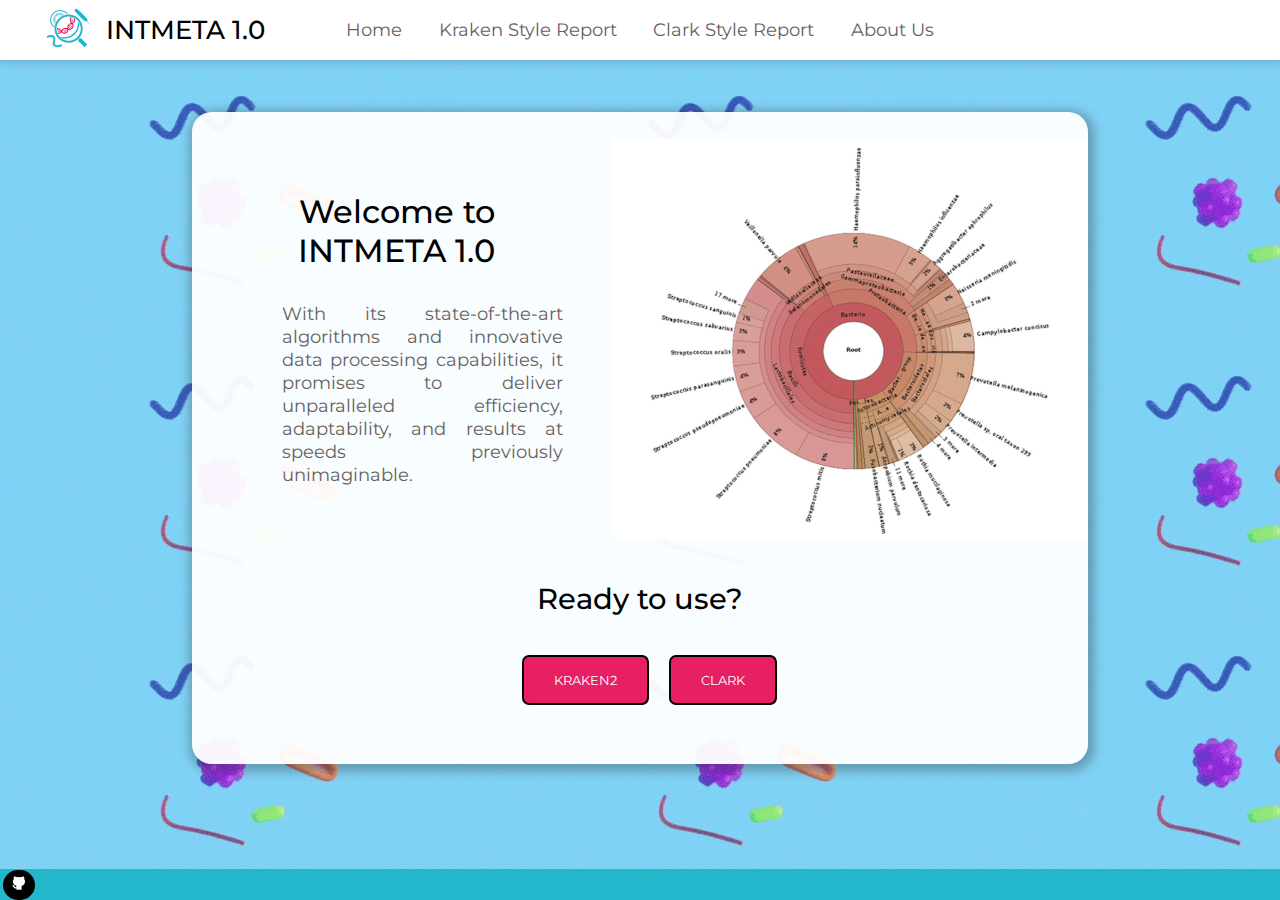
<file: front-end-update/index.html>
<!--
    INTMETA 1.0 Landing Page HTML File
    Page done by Jean Adriano Silva dos Remédios
    https://github.com/deepsuturn
-->

<!DOCTYPE html>
<html lang="pt-br">
<head>
    <meta charset="UTF-8">
    <meta name="viewport" content="width=device-width, initial-scale=1.0">
    <title>INTMETA 1.0</title>
    <link rel="stylesheet" href="./css/index.css">
    <link rel="shortcut icon" href="img/favicon.ico" type="image/x-icon">
</head>
<body>
    <!--NAV MENU-->
    <header>
        <!--Navigation Menu with APP Icon-->
        <nav>
            <div id="icons">
                <div><img src="./img/mainicon-50x50.png" alt="Ícone Intmeta"></div>
                <h1 id="title">INTMETA 1.0</h1>
            </div>
            <ul>
                <li>
                    <a href="#" target="_self" rel="next"><p class="menu-item">Home</p></a>
                </li>
                <li>
                    <a href="../templates/kraken.html" target="_self" rel="next"><p class="menu-item">Kraken Style Report</p></a>
                </li>
                <li>
                    <a href="../templates/clark.html" target="_self" rel="next"><p class="menu-item">Clark Style Report</p></a>
                </li>
                <li>
                    <a href="../templates/about.html" target="_self" rel="next"><p class="menu-item">About Us</p></a>
                </li>
            </ul>
        </nav>
    </header>

    <!--MAIN CONTENT-->
    <main>
        <!--What is INTMETA 1.0?-->
        <section id="main-content">
            <div id="intro-text">
                <h1 class="content-title">Welcome to INTMETA 1.0</h1>
                <p class="paragraph-content" id="first-description">With its state-of-the-art algorithms and innovative data processing capabilities, it promises to deliver unparalleled efficiency, adaptability, and results at speeds previously unimaginable.</p>
            </div>
            <div id="intro-image">
                <img src="img/kraken-template-475x400.png" alt="Graphics" id="image">
            </div>
                

        </section>
        
        <!--How does it work?-->
        <section id="button-menu">
            <h2 class="content-title"  id="button-title">Ready to use?</h2>
            <aside id="buttons">
                <a href="../templates/kraken.html" target="_self" rel="next"><button type="button">KRAKEN2</button></a>
                <a href="../templates/clark.html" target="_self" rel="next"><button type="button">CLARK</button></a>
            </aside>
        </section>
    </main>

    <!--FOOTER-->
    <footer>
        <div class="footer-icon">
            <a href="https://github.com/Thiagocastro-dev/INTMETA1.0/" target="_blank" rel="external">
            <img src="img/github icon-24x24.svg" alt="github icon"></a>
        </div>
    </footer>

    <script src="./js/index.js"></script>
</body>
</html>
</file>
<file: front-end-update/css/index.css>
/*
    INTMETA 1.0 Landing Page CSS File
    Page done by Jean Adriano Silva dos Remédios
    https://github.com/deepsuturn
/*

/*INITIAL CONFIGS*/
@charset "UTF-8";
@import url('https://fonts.googleapis.com/css2?family=Montserrat:ital,wght@0,100..900;1,100..900&display=swap');

*{
    margin: 0px;
    padding: 0px;
    font-family: "Montserrat", sans-serif;
    color: #66615B;
}

body{
    min-height: 100vh;
    display: flex;
    flex-direction: column;
    background-image: url(../img/background-image-intmeta.gif);
    background-repeat: repeat;
    background-position: left;
}

p{
    font-size: 1.15rem;
}

/*MAIN MENU SETTINGS*/

nav{
    background-color: white;
    box-shadow: 1px -5px 10px 5px rgba(44, 44, 44, 0.308);
    display: grid;
    grid-template-columns: 1fr 1fr 1fr 1fr;
}

#icons{
    display: flex;
    align-items: center;
    justify-content: center;
}

h1#title{
    font-size: 1.6em;
    padding: 0.5em;
}

ul{
    display: flex;
    list-style-type: none;
    grid-column: span 2;
    justify-content: center;
    align-items: center;
}

li{
    text-align: center;
}

a{
    color: black;
    text-decoration: none;
}

.menu-item{
    padding: 1em;
    position: relative;
    transition-duration: 0.7s;
    transition-timing-function: ease;
}

.menu-item:after{
    content:"";
    position: absolute;
    background-color: black;
    height: 3px;
    width: 0%;
    left: 15%;
    bottom: 10px;
    transition: 0.7s;
}

.menu-item:hover:after{
    width: 70%;
}

.menu-item:hover{
    padding-left: 2rem;
    padding-right: 2rem;
}


/*MAIN OBJECTS*/

main{
    margin: auto;
    max-width: 70vw;
    border-radius: 1.25em;
    padding-top: 3vh;
    box-shadow: 2px 3px 10px 5px rgba(44, 44, 44, 0.308);
    background-color: rgba(255, 255, 255, 0.95);
}

#main-content{
    display: grid;
    grid-template-columns: 1fr 1fr;
    column-gap: 3.125em;
    align-items: center;
}

#intro-text{
    margin-left: 3vw;
}

#intro-image{
    margin-left: 4vw;
}

h1, h2{
    font-size: 2em;
    font-weight: 500;
    padding: 1em;
    padding-left: 3em;
    color: black;
}

.content-title{
    padding-left: 2vw;
    width: 100%;
    text-align: center;
}

p.paragraph-content{
    max-width: 68vw;
    width: 100%;
    margin-left: 4vw;
    margin-bottom: 4vh;
    text-align: justify;
    word-wrap: wrap;
    word-break: keep-all;
}

/*BUTTON MENU CONCLUSION*/

#button-menu{
    max-width: 20vw;
    margin: auto;
    padding-bottom: 3vh;
    padding-bottom: 3vh;
    margin-top: 1vh;
    display: grid;
    grid-template-columns: 1fr 1fr;
    grid-template-rows: 1fr 1fr;
    align-items: center center;
}

#button-title{
    grid-column: span 2;
    padding-left: 0vw;
    font-size: 1.8em;
}


#buttons{
    grid-column: span 2;
    display: flex;
    justify-content: space-evenly;
}

button{
    padding: 15px 30px 15px 30px;
    background-color: #E62063;
    color: white;
    border-width: 2px;
    border-style: solid;
    border-radius: 7px;
    margin: 10px 10px 0px 10px;
    display: block;
    max-height: 50px;


    transition-property: transform;
    transition-duration: 0.7s;
}

button:hover{
    background-color:  #E62063;
    transform: scale(1.1);
    color: #24B7CB;
    border-color: #24B7CB;
}

button:active{
    color: #ac1749; 
    border-color: #ac1749;
    background-color: rgb(230, 230, 230);
}



/*FOOTER*/

footer{
    background-color: #24B7CB;
    margin-top: auto;
    display: flex;

}

.footer-icon{
    padding: 0.3em 0.5em;
    margin-left: 0.2em;
    margin-top: 0.1em;
    background-color: black;
    border-radius: 40px;
    transition-duration: 0.7s;
}


.footer-icon:hover{
    margin-left: 0.6rem;
}
</file>
